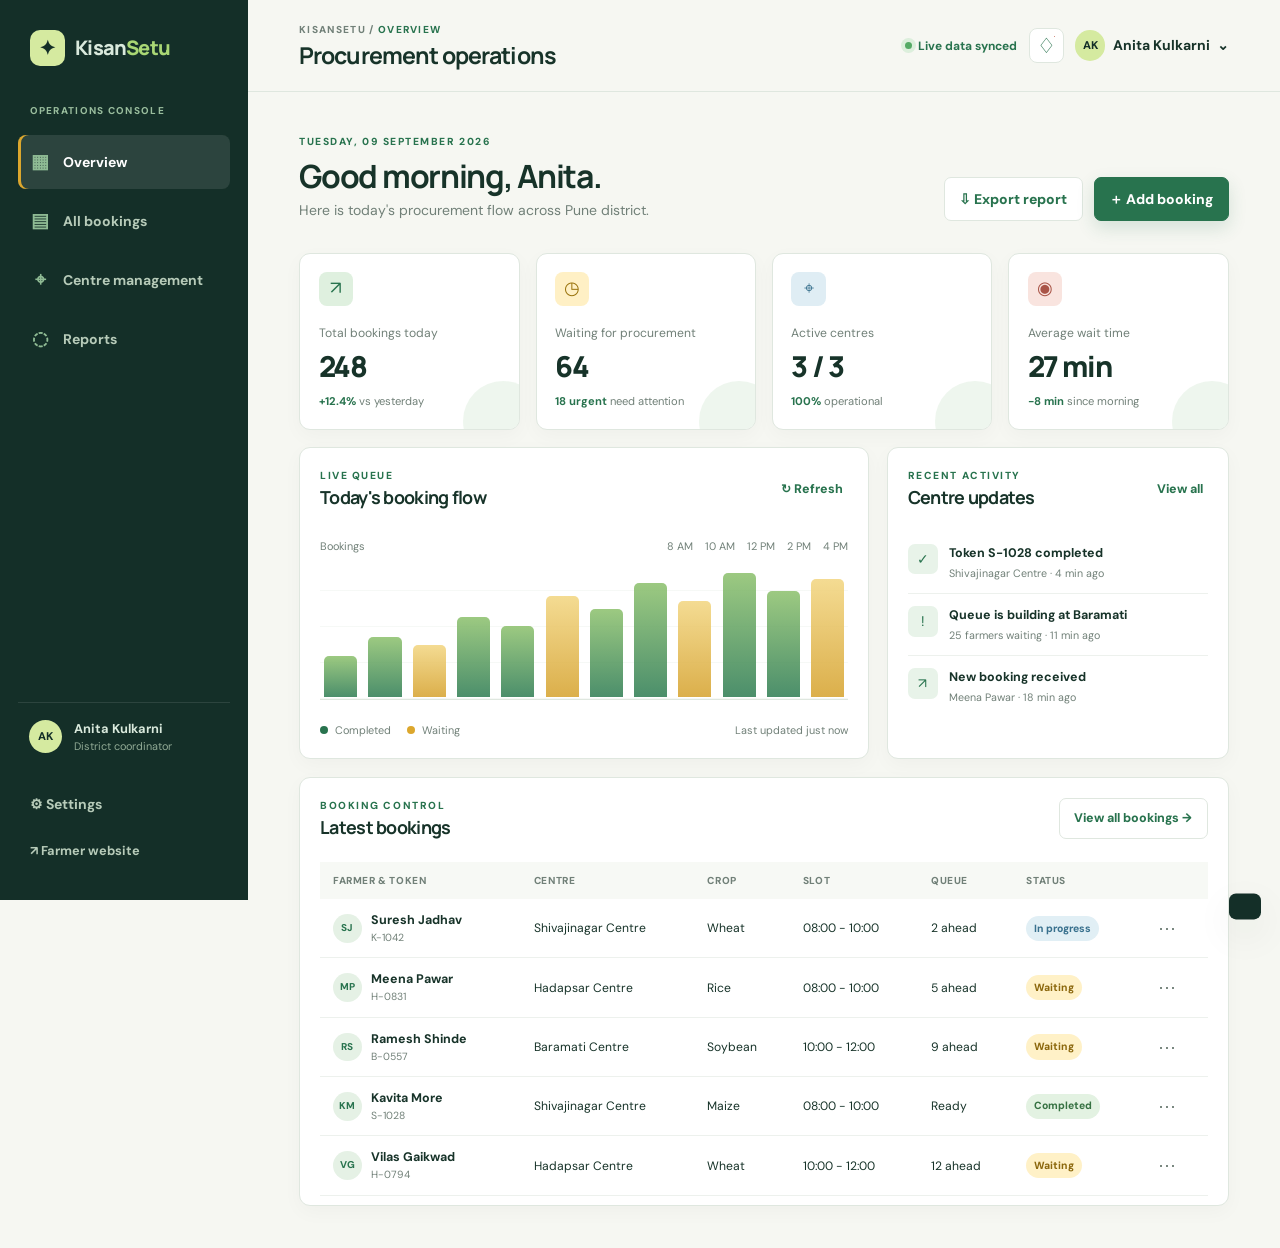
<file: admin-panel/index.html>
<!DOCTYPE html>
<html lang="en">
<head>
  <meta charset="UTF-8">
  <meta name="viewport" content="width=device-width, initial-scale=1.0">
  <meta name="theme-color" content="#142f28">
  <title>KisanSetu Operations | Centre & Government Dashboard</title>
  <link rel="preconnect" href="https://fonts.googleapis.com">
  <link rel="preconnect" href="https://fonts.gstatic.com" crossorigin>
  <link href="https://fonts.googleapis.com/css2?family=DM+Sans:wght@400;500;600;700&family=Manrope:wght@600;700;800&display=swap" rel="stylesheet">
  <link rel="stylesheet" href="admin.css">
</head>
<body>
  <aside class="sidebar" id="sidebar">
    <a class="brand" href="../index.html" aria-label="KisanSetu farmer website">
      <span class="brand-mark">✦</span><span>Kisan<span>Setu</span></span>
    </a>
    <div class="role-badge">OPERATIONS CONSOLE</div>
    <nav class="main-nav" aria-label="Operations navigation">
      <button class="nav-link active" data-view="overview"><span>▦</span>Overview</button>
      <button class="nav-link" data-view="bookings"><span>▤</span>All bookings</button>
      <button class="nav-link" data-view="centres"><span>⌖</span>Centre management</button>
      <button class="nav-link" data-view="reports"><span>◌</span>Reports</button>
    </nav>
    <div class="sidebar-footer">
      <div class="user-chip"><span class="avatar">AK</span><div><strong>Anita Kulkarni</strong><small>District coordinator</small></div></div>
      <button class="sidebar-action" id="settingsBtn">⚙ Settings</button>
      <a class="sidebar-action farmer-link" href="../index.html">↗ Farmer website</a>
    </div>
  </aside>

  <main class="app-shell">
    <header class="topbar">
      <button class="menu-toggle" id="menuToggle" aria-label="Open menu">☰</button>
      <div><p class="breadcrumb">KISANSETU / <span id="viewName">OVERVIEW</span></p><h1 id="pageTitle">Procurement operations</h1></div>
      <div class="top-actions"><span class="sync-status"><i></i> Live data synced</span><button class="icon-button" id="notificationBtn" aria-label="View notifications">♢<b></b></button><button class="profile-button"><span class="avatar small">AK</span><span class="profile-name">Anita Kulkarni</span>⌄</button></div>
    </header>

    <section class="page-content" id="overviewView">
      <div class="intro-row"><div><p class="eyebrow">TUESDAY, 09 SEPTEMBER 2026</p><h2>Good morning, Anita.</h2><p class="muted">Here is today's procurement flow across Pune district.</p></div><div class="intro-actions"><button class="secondary-button" id="exportBtn">⇩ Export report</button><button class="primary-button" id="addBookingBtn">＋ Add booking</button></div></div>
      <div class="metrics-grid">
        <article class="metric-card accent-green"><div class="metric-icon">↗</div><p>Total bookings today</p><strong id="totalBookings">248</strong><small><b>+12.4%</b> vs yesterday</small></article>
        <article class="metric-card accent-gold"><div class="metric-icon">◷</div><p>Waiting for procurement</p><strong id="waitingCount">64</strong><small><b>18 urgent</b> need attention</small></article>
        <article class="metric-card accent-blue"><div class="metric-icon">⌖</div><p>Active centres</p><strong id="activeCentres">3 / 3</strong><small><b>100%</b> operational</small></article>
        <article class="metric-card accent-coral"><div class="metric-icon">◉</div><p>Average wait time</p><strong id="averageWait">27 min</strong><small><b>-8 min</b> since morning</small></article>
      </div>

      <div class="content-grid">
        <section class="panel queue-panel"><div class="panel-heading"><div><p class="eyebrow">LIVE QUEUE</p><h3>Today's booking flow</h3></div><button class="text-button" id="refreshBtn">↻ Refresh</button></div><div class="chart-wrap"><div class="chart-labels"><span>Bookings</span><span>8 AM&nbsp;&nbsp;&nbsp; 10 AM&nbsp;&nbsp;&nbsp; 12 PM&nbsp;&nbsp;&nbsp; 2 PM&nbsp;&nbsp;&nbsp; 4 PM</span></div><div class="fake-chart" aria-label="Booking flow chart"><span style="height:32%"></span><span style="height:46%"></span><span style="height:40%"></span><span style="height:62%"></span><span style="height:55%"></span><span style="height:78%"></span><span style="height:68%"></span><span style="height:88%"></span><span style="height:74%"></span><span style="height:96%"></span><span style="height:82%"></span><span style="height:91%"></span></div></div><div class="legend"><span><i class="legend-green"></i> Completed</span><span><i class="legend-gold"></i> Waiting</span><span class="updated-label">Last updated just now</span></div></section>
        <section class="panel activity-panel"><div class="panel-heading"><div><p class="eyebrow">RECENT ACTIVITY</p><h3>Centre updates</h3></div><button class="text-button" id="viewAlertsBtn">View all</button></div><div class="activity-list" id="activityList"></div></section>
      </div>

      <section class="panel booking-panel"><div class="panel-heading"><div><p class="eyebrow">BOOKING CONTROL</p><h3>Latest bookings</h3></div><button class="secondary-button compact" data-view-target="bookings">View all bookings →</button></div><div class="table-scroll"><table><thead><tr><th>Farmer & token</th><th>Centre</th><th>Crop</th><th>Slot</th><th>Queue</th><th>Status</th><th></th></tr></thead><tbody id="bookingTable"></tbody></table></div></section>
    </section>

    <section class="page-content hidden" id="bookingsView"><div class="intro-row"><div><p class="eyebrow">BOOKING CONTROL</p><h2>All procurement bookings</h2><p class="muted">Search, update, and resolve farmer bookings from one view.</p></div><div class="intro-actions"><button class="secondary-button" id="exportAllBtn">⇩ Export CSV</button><button class="primary-button" id="addBookingBtnTwo">＋ Add booking</button></div></div><div class="toolbar"><label class="search-box">⌕<input id="searchInput" type="search" placeholder="Search farmer, token or centre"></label><select id="statusFilter"><option value="all">All statuses</option><option value="Waiting">Waiting</option><option value="In progress">In progress</option><option value="Completed">Completed</option></select><select id="centreFilter"><option value="all">All centres</option><option>Shivajinagar Centre</option><option>Hadapsar Centre</option><option>Baramati Centre</option></select></div><section class="panel booking-panel"><div class="table-scroll"><table><thead><tr><th>Farmer & token</th><th>Centre</th><th>Crop</th><th>Slot</th><th>Queue</th><th>Status</th><th></th></tr></thead><tbody id="allBookingTable"></tbody></table></div></section></section>

    <section class="page-content hidden" id="centresView"><div class="intro-row"><div><p class="eyebrow">CENTRE MANAGEMENT</p><h2>Centre performance</h2><p class="muted">Monitor counters, capacity, and intake status for every location.</p></div><button class="primary-button" id="broadcastBtn">⌁ Broadcast update</button></div><div class="centre-admin-grid" id="centreAdminGrid"></div></section>

    <section class="page-content hidden" id="reportsView"><div class="intro-row"><div><p class="eyebrow">DISTRICT REPORTS</p><h2>Procurement performance</h2><p class="muted">A clear snapshot for daily government review.</p></div><button class="primary-button" id="downloadReportBtn">⇩ Download report</button></div><div class="report-grid"><div class="panel report-card"><p class="eyebrow">CROP MIX</p><h3>Today's procurement</h3><div class="bar-row"><span>Wheat</span><div><i style="width:72%"></i></div><b>72%</b></div><div class="bar-row"><span>Rice</span><div><i style="width:54%"></i></div><b>54%</b></div><div class="bar-row"><span>Soybean</span><div><i style="width:39%"></i></div><b>39%</b></div><div class="bar-row"><span>Maize</span><div><i style="width:26%"></i></div><b>26%</b></div></div><div class="panel report-card"><p class="eyebrow">SERVICE LEVEL</p><h3>Centre targets</h3><div class="target-row"><span>Under 30 min wait</span><strong>86%</strong><i><b style="width:86%"></b></i></div><div class="target-row"><span>Tokens processed</span><strong>74%</strong><i><b style="width:74%"></b></i></div><div class="target-row"><span>Farmer no-shows</span><strong>8%</strong><i><b style="width:8%"></b></i></div></div></div></section>
  </main>

  <div class="modal" id="detailModal" aria-hidden="true"><div class="modal-card"><button class="close" data-close="detailModal">×</button><p class="eyebrow">BOOKING DETAILS</p><h2 id="detailTitle">Farmer booking</h2><div id="detailContent"></div></div></div>
  <div class="modal" id="addModal" aria-hidden="true"><div class="modal-card"><button class="close" data-close="addModal">×</button><p class="eyebrow">MANUAL ENTRY</p><h2>Add procurement booking</h2><form id="addForm"><label>Farmer name<input id="addName" required placeholder="Enter farmer name"></label><label>Centre<select id="addCentre"><option>Shivajinagar Centre</option><option>Hadapsar Centre</option><option>Baramati Centre</option></select></label><label>Crop<select id="addCrop"><option>Wheat</option><option>Rice</option><option>Soybean</option><option>Maize</option></select></label><label>Slot<select id="addSlot"><option>08:00 - 10:00</option><option>10:00 - 12:00</option><option>12:00 - 14:00</option><option>14:00 - 16:00</option></select></label><button class="primary-button full" type="submit">Create booking</button></form></div></div>
  <div class="toast" id="toast" role="status"></div>
  <script src="admin.js"></script>
</body>
</html>
</file>
<file: admin-panel/admin.css>
:root{--ink:#173329;--deep:#142f28;--green:#28734e;--mint:#e8f3e9;--cream:#f6f7f2;--line:#dfe7df;--muted:#718078;--white:#fff;--gold:#dca72d;--blue:#4b88a9;--coral:#c76d5c;--shadow:0 14px 38px rgba(20,47,40,.08)}*{box-sizing:border-box}body{margin:0;color:var(--ink);background:var(--cream);font:14px/1.5 "DM Sans",sans-serif}button,input,select{font:inherit}button{cursor:pointer}a{text-decoration:none;color:inherit}.sidebar{position:fixed;inset:0 auto 0 0;width:248px;padding:1.7rem 1.15rem;display:flex;flex-direction:column;background:var(--deep);color:#d9e9dc}.brand{display:flex;align-items:center;gap:.65rem;padding:.2rem .7rem;font:800 1.25rem Manrope,sans-serif;letter-spacing:-.04em}.brand>span:last-child span{color:#a9d774}.brand-mark{display:grid;place-items:center;width:2.2rem;height:2.2rem;background:#d5eaa0;color:var(--deep);border-radius:10px}.role-badge{margin:2.2rem .7rem 1rem;color:#99bd9d;font-size:.62rem;font-weight:800;letter-spacing:.13em}.main-nav{display:grid;gap:.3rem}.nav-link,.sidebar-action{display:flex;align-items:center;gap:.8rem;width:100%;padding:.8rem .75rem;color:#b7cbb9;background:transparent;border:0;border-radius:8px;text-align:left;font-weight:700}.nav-link span{width:1.25rem;text-align:center;color:#8fbb94;font-size:1.2rem}.nav-link.active,.nav-link:hover,.sidebar-action:hover{color:white;background:rgba(255,255,255,.1)}.nav-link.active{box-shadow:inset 3px 0 #dca72d}.sidebar-footer{margin-top:auto}.user-chip{display:flex;align-items:center;gap:.7rem;padding:1rem .65rem;margin-bottom:.7rem;border-top:1px solid rgba(255,255,255,.1)}.user-chip strong,.user-chip small{display:block}.user-chip strong{font-size:.8rem}.user-chip small{color:#91aa95;font-size:.68rem}.avatar{display:grid;place-items:center;width:2.1rem;height:2.1rem;flex:none;color:var(--deep);background:#d5eaa0;border-radius:50%;font-size:.7rem;font-weight:800}.avatar.small{width:1.9rem;height:1.9rem}.farmer-link{font-size:.8rem}.app-shell{margin-left:248px;min-height:100vh}.topbar{display:flex;align-items:center;justify-content:space-between;gap:1.5rem;padding:1.4rem clamp(1.5rem,4vw,4rem);background:rgba(246,247,242,.95);border-bottom:1px solid var(--line);position:sticky;top:0;z-index:10;backdrop-filter:blur(12px)}.breadcrumb{margin:0 0 .35rem;color:var(--muted);font-size:.63rem;font-weight:800;letter-spacing:.13em}.breadcrumb span{color:var(--green)}h1,h2,h3{font-family:Manrope,sans-serif;letter-spacing:-.04em;line-height:1.1}h1{margin:0;font-size:1.45rem}h2{margin:.2rem 0 .35rem;font-size:2rem}h3{margin:.2rem 0;font-size:1.12rem}.top-actions,.intro-actions{display:flex;align-items:center;gap:.7rem}.sync-status{display:flex;align-items:center;gap:.4rem;color:var(--green);font-size:.75rem;font-weight:700}.sync-status i{width:.45rem;height:.45rem;background:#55aa65;border-radius:50%;box-shadow:0 0 0 4px #dcefdc}.icon-button{position:relative;width:2.2rem;height:2.2rem;border:1px solid var(--line);border-radius:8px;background:white;color:var(--green);font-size:1.3rem}.icon-button b{position:absolute;top:.3rem;right:.35rem;width:.35rem;height:.35rem;background:var(--coral);border:2px solid white;border-radius:50%}.profile-button{display:flex;align-items:center;gap:.45rem;padding:0;border:0;background:transparent;color:var(--ink);font-weight:700}.menu-toggle{display:none}.page-content{padding:2.6rem clamp(1.5rem,4vw,4rem)}.hidden{display:none}.eyebrow{margin:0 0 .65rem;color:var(--green);font-size:.64rem;font-weight:800;letter-spacing:.15em}.muted{margin:0;color:var(--muted)}.intro-row{display:flex;justify-content:space-between;align-items:end;gap:1rem;margin-bottom:2rem}.primary-button,.secondary-button,.text-button{display:inline-flex;align-items:center;justify-content:center;gap:.45rem;min-height:2.65rem;padding:.65rem .9rem;border-radius:7px;font-weight:800}.primary-button{color:white;background:var(--green);border:1px solid var(--green);box-shadow:0 7px 18px rgba(40,115,78,.16)}.primary-button:hover{background:var(--deep)}.secondary-button{color:var(--green);background:white;border:1px solid var(--line)}.secondary-button:hover{border-color:var(--green)}.secondary-button.compact{min-height:2.3rem;font-size:.78rem}.text-button{padding:.3rem;color:var(--green);background:transparent;border:0;font-size:.78rem}.metrics-grid{display:grid;grid-template-columns:repeat(4,1fr);gap:1rem;margin-bottom:1.1rem}.metric-card{position:relative;padding:1.1rem 1.15rem;background:white;border:1px solid var(--line);border-radius:11px;box-shadow:0 6px 20px rgba(20,47,40,.03);overflow:hidden}.metric-card:after{content:"";position:absolute;right:-1.5rem;bottom:-2rem;width:5rem;height:5rem;border-radius:50%;background:var(--mint);opacity:.75}.metric-icon{display:grid;place-items:center;width:2.15rem;height:2.15rem;margin-bottom:1.15rem;border-radius:8px;font-size:1.15rem}.accent-green .metric-icon{color:var(--green);background:#dff0df}.accent-gold .metric-icon{color:#99720b;background:#fff0c5}.accent-blue .metric-icon{color:#39718e;background:#dfedf4}.accent-coral .metric-icon{color:#a95447;background:#f9e4df}.metric-card p{margin:0;color:var(--muted);font-size:.76rem}.metric-card strong{display:block;margin:.2rem 0 .25rem;font:800 1.8rem Manrope,sans-serif;letter-spacing:-.05em}.metric-card small{color:var(--muted);font-size:.7rem}.metric-card small b{color:var(--green)}.content-grid{display:grid;grid-template-columns:1.5fr .9fr;gap:1.1rem;margin-bottom:1.1rem}.panel{padding:1.25rem;background:white;border:1px solid var(--line);border-radius:11px;box-shadow:0 6px 20px rgba(20,47,40,.03)}.panel-heading{display:flex;align-items:flex-start;justify-content:space-between;gap:1rem;margin-bottom:1.3rem}.panel-heading .eyebrow{margin-bottom:.3rem}.chart-wrap{height:190px;padding:.4rem 0}.chart-labels{display:flex;justify-content:space-between;color:var(--muted);font-size:.68rem}.fake-chart{display:flex;align-items:end;gap:.7rem;height:145px;padding:.8rem .25rem .1rem;border-bottom:1px solid var(--line);background:repeating-linear-gradient(to bottom,transparent 0,transparent 35px,#edf2ed 36px)}.fake-chart span{flex:1;background:linear-gradient(to top,#2c7b51,#8bc06b);border-radius:5px 5px 0 0;opacity:.85}.fake-chart span:nth-child(3n){background:linear-gradient(to top,#d5a12b,#f2d57f)}.legend{display:flex;align-items:center;gap:1rem;color:var(--muted);font-size:.68rem}.legend i{display:inline-block;width:.5rem;height:.5rem;margin-right:.25rem;border-radius:50%}.legend-green{background:var(--green)}.legend-gold{background:var(--gold)}.updated-label{margin-left:auto}.activity-list{display:grid}.activity-item{display:flex;gap:.7rem;padding:.75rem 0;border-bottom:1px solid #edf1ed}.activity-item:last-child{border:0}.activity-icon{display:grid;place-items:center;flex:0 0 1.9rem;width:1.9rem;height:1.9rem;color:var(--green);background:var(--mint);border-radius:7px}.activity-item strong,.activity-item small{display:block}.activity-item strong{font-size:.78rem}.activity-item small{margin-top:.15rem;color:var(--muted);font-size:.67rem}.booking-panel{padding-bottom:.6rem}.table-scroll{overflow:auto}table{width:100%;border-collapse:collapse;min-width:730px}th{padding:.7rem .8rem;color:var(--muted);background:#f7f9f5;font-size:.63rem;font-weight:800;letter-spacing:.06em;text-align:left;text-transform:uppercase}td{padding:.75rem .8rem;border-bottom:1px solid #edf1ed;font-size:.76rem;vertical-align:middle}tbody tr:hover{background:#fbfcfa}.farmer-cell{display:flex;align-items:center;gap:.55rem}.farmer-cell strong,.farmer-cell small{display:block}.farmer-cell strong{font-size:.78rem}.farmer-cell small{color:var(--muted);font-size:.65rem}.mini-avatar{display:grid;place-items:center;width:1.8rem;height:1.8rem;color:var(--green);background:#e5f1e5;border-radius:50%;font-size:.62rem;font-weight:800}.status-pill{display:inline-flex;padding:.3rem .5rem;border-radius:99px;font-size:.65rem;font-weight:800}.status-pill.waiting{color:#8c680e;background:#fff1c7}.status-pill.progress{color:#39718e;background:#e1eff5}.status-pill.completed{color:#377243;background:#e3f2e2}.row-action{width:1.8rem;height:1.8rem;border:0;background:transparent;color:var(--muted);font-size:1.1rem}.toolbar{display:flex;gap:.7rem;margin-bottom:1rem}.search-box{display:flex;align-items:center;gap:.5rem;flex:1;max-width:420px;padding:.55rem .75rem;color:var(--muted);background:white;border:1px solid var(--line);border-radius:7px}.search-box input{width:100%;border:0;outline:0;background:transparent;font-size:.8rem}.toolbar select{min-height:2.5rem;padding:0 .65rem;color:var(--ink);background:white;border:1px solid var(--line);border-radius:7px}.centre-admin-grid{display:grid;grid-template-columns:repeat(3,1fr);gap:1rem}.centre-admin-card{padding:1.2rem;background:white;border:1px solid var(--line);border-radius:11px}.centre-admin-card header{display:flex;align-items:start;justify-content:space-between}.centre-admin-card h3{font-size:1rem}.capacity{height:.45rem;margin:.7rem 0;background:#e7eee7;border-radius:9px;overflow:hidden}.capacity b{display:block;height:100%;background:var(--green);border-radius:inherit}.centre-details{display:grid;grid-template-columns:repeat(3,1fr);gap:.5rem;padding:1rem 0;border-top:1px solid var(--line);border-bottom:1px solid var(--line)}.centre-details strong,.centre-details small{display:block}.centre-details strong{font-size:1rem}.centre-details small{color:var(--muted);font-size:.65rem}.toggle-row{display:flex;align-items:center;justify-content:space-between;margin-top:1rem;color:var(--muted);font-size:.75rem;font-weight:700}.switch{width:2.4rem;height:1.3rem;padding:.15rem;border:0;background:#bfd0c0;border-radius:99px}.switch b{display:block;width:1rem;height:1rem;background:white;border-radius:50%;transition:transform .2s}.switch.on{background:var(--green)}.switch.on b{transform:translateX(1.1rem)}.report-grid{display:grid;grid-template-columns:1fr 1fr;gap:1rem}.report-card{min-height:260px}.bar-row{display:grid;grid-template-columns:75px 1fr 35px;align-items:center;gap:.6rem;margin:1rem 0;color:var(--muted);font-size:.74rem}.bar-row div{height:.5rem;background:#e8eee8;border-radius:5px;overflow:hidden}.bar-row i{display:block;height:100%;background:var(--green);border-radius:inherit}.bar-row:nth-of-type(4) i{background:var(--gold)}.bar-row b{color:var(--ink);font-size:.72rem}.target-row{position:relative;margin:1.3rem 0;color:var(--muted);font-size:.75rem}.target-row strong{float:right;color:var(--green)}.target-row>i{display:block;clear:both;height:.5rem;margin-top:.4rem;background:#e8eee8;border-radius:5px;overflow:hidden}.target-row>i b{display:block;height:100%;background:var(--gold);border-radius:inherit}.modal{display:none;place-items:center;position:fixed;inset:0;z-index:30;padding:1rem;background:rgba(10,35,25,.55);backdrop-filter:blur(5px)}.modal.open{display:grid}.modal-card{position:relative;width:min(100%,450px);max-height:90vh;overflow:auto;padding:1.6rem;background:white;border-radius:13px;box-shadow:0 25px 80px rgba(0,0,0,.2)}.modal-card h2{font-size:1.6rem}.close{position:absolute;top:.8rem;right:.8rem;width:2rem;height:2rem;border:0;background:transparent;color:var(--muted);font-size:1.4rem}.modal-card label{display:block;margin:1rem 0;color:var(--ink);font-size:.75rem;font-weight:800}.modal-card input,.modal-card select{display:block;width:100%;min-height:2.6rem;margin-top:.35rem;padding:.55rem .7rem;border:1px solid var(--line);border-radius:6px;outline:0}.full{width:100%;margin-top:.6rem}.detail-grid{display:grid;grid-template-columns:1fr 1fr;gap:.8rem;padding:1rem 0}.detail-box{padding:.8rem;background:#f6f9f4;border-radius:7px}.detail-box small,.detail-box strong{display:block}.detail-box small{color:var(--muted);font-size:.65rem}.detail-box strong{margin-top:.2rem;font-size:.9rem}.toast{position:fixed;right:1.2rem;bottom:1.2rem;z-index:50;padding:.8rem 1rem;color:white;background:var(--deep);border-radius:7px;box-shadow:var(--shadow);transform:translateY(150%);transition:transform .25s}.toast.show{transform:translateY(0)}@media(max-width:1050px){.metrics-grid{grid-template-columns:repeat(2,1fr)}.content-grid{grid-template-columns:1fr}.centre-admin-grid{grid-template-columns:1fr 1fr}}@media(max-width:720px){.sidebar{transform:translateX(-100%);transition:transform .2s;z-index:20}.sidebar.open{transform:translateX(0)}.app-shell{margin-left:0}.menu-toggle{display:block;border:0;background:transparent;color:var(--deep);font-size:1.2rem}.topbar{padding:1rem}.top-actions{gap:.35rem}.sync-status,.profile-name{display:none}.page-content{padding:2rem 1rem}.intro-row{align-items:start;flex-direction:column}.intro-actions{width:100%}.intro-actions button{flex:1}.metrics-grid{grid-template-columns:1fr 1fr}.centre-admin-grid,.report-grid{grid-template-columns:1fr}.toolbar{flex-wrap:wrap}.search-box{min-width:100%}}@media(max-width:460px){.metrics-grid{grid-template-columns:1fr}.metric-card{min-height:130px}}
</file>
<file: admin.css>
:root{--ink:#173329;--deep:#142f28;--green:#28734e;--mint:#e8f3e9;--cream:#f6f7f2;--line:#dfe7df;--muted:#718078;--white:#fff;--gold:#dca72d;--blue:#4b88a9;--coral:#c76d5c;--shadow:0 14px 38px rgba(20,47,40,.08)}*{box-sizing:border-box}body{margin:0;color:var(--ink);background:var(--cream);font:14px/1.5 "DM Sans",sans-serif}button,input,select{font:inherit}button{cursor:pointer}a{text-decoration:none;color:inherit}.sidebar{position:fixed;inset:0 auto 0 0;width:248px;padding:1.7rem 1.15rem;display:flex;flex-direction:column;background:var(--deep);color:#d9e9dc}.brand{display:flex;align-items:center;gap:.65rem;padding:.2rem .7rem;font:800 1.25rem Manrope,sans-serif;letter-spacing:-.04em}.brand>span:last-child span{color:#a9d774}.brand-mark{display:grid;place-items:center;width:2.2rem;height:2.2rem;background:#d5eaa0;color:var(--deep);border-radius:10px}.role-badge{margin:2.2rem .7rem 1rem;color:#99bd9d;font-size:.62rem;font-weight:800;letter-spacing:.13em}.main-nav{display:grid;gap:.3rem}.nav-link,.sidebar-action{display:flex;align-items:center;gap:.8rem;width:100%;padding:.8rem .75rem;color:#b7cbb9;background:transparent;border:0;border-radius:8px;text-align:left;font-weight:700}.nav-link span{width:1.25rem;text-align:center;color:#8fbb94;font-size:1.2rem}.nav-link.active,.nav-link:hover,.sidebar-action:hover{color:white;background:rgba(255,255,255,.1)}.nav-link.active{box-shadow:inset 3px 0 #dca72d}.sidebar-footer{margin-top:auto}.user-chip{display:flex;align-items:center;gap:.7rem;padding:1rem .65rem;margin-bottom:.7rem;border-top:1px solid rgba(255,255,255,.1)}.user-chip strong,.user-chip small{display:block}.user-chip strong{font-size:.8rem}.user-chip small{color:#91aa95;font-size:.68rem}.avatar{display:grid;place-items:center;width:2.1rem;height:2.1rem;flex:none;color:var(--deep);background:#d5eaa0;border-radius:50%;font-size:.7rem;font-weight:800}.avatar.small{width:1.9rem;height:1.9rem}.farmer-link{font-size:.8rem}.app-shell{margin-left:248px;min-height:100vh}.topbar{display:flex;align-items:center;justify-content:space-between;gap:1.5rem;padding:1.4rem clamp(1.5rem,4vw,4rem);background:rgba(246,247,242,.95);border-bottom:1px solid var(--line);position:sticky;top:0;z-index:10;backdrop-filter:blur(12px)}.breadcrumb{margin:0 0 .35rem;color:var(--muted);font-size:.63rem;font-weight:800;letter-spacing:.13em}.breadcrumb span{color:var(--green)}h1,h2,h3{font-family:Manrope,sans-serif;letter-spacing:-.04em;line-height:1.1}h1{margin:0;font-size:1.45rem}h2{margin:.2rem 0 .35rem;font-size:2rem}h3{margin:.2rem 0;font-size:1.12rem}.top-actions,.intro-actions{display:flex;align-items:center;gap:.7rem}.sync-status{display:flex;align-items:center;gap:.4rem;color:var(--green);font-size:.75rem;font-weight:700}.sync-status i{width:.45rem;height:.45rem;background:#55aa65;border-radius:50%;box-shadow:0 0 0 4px #dcefdc}.icon-button{position:relative;width:2.2rem;height:2.2rem;border:1px solid var(--line);border-radius:8px;background:white;color:var(--green);font-size:1.3rem}.icon-button b{position:absolute;top:.3rem;right:.35rem;width:.35rem;height:.35rem;background:var(--coral);border:2px solid white;border-radius:50%}.profile-button{display:flex;align-items:center;gap:.45rem;padding:0;border:0;background:transparent;color:var(--ink);font-weight:700}.menu-toggle{display:none}.page-content{padding:2.6rem clamp(1.5rem,4vw,4rem)}.hidden{display:none}.eyebrow{margin:0 0 .65rem;color:var(--green);font-size:.64rem;font-weight:800;letter-spacing:.15em}.muted{margin:0;color:var(--muted)}.intro-row{display:flex;justify-content:space-between;align-items:end;gap:1rem;margin-bottom:2rem}.primary-button,.secondary-button,.text-button{display:inline-flex;align-items:center;justify-content:center;gap:.45rem;min-height:2.65rem;padding:.65rem .9rem;border-radius:7px;font-weight:800}.primary-button{color:white;background:var(--green);border:1px solid var(--green);box-shadow:0 7px 18px rgba(40,115,78,.16)}.primary-button:hover{background:var(--deep)}.secondary-button{color:var(--green);background:white;border:1px solid var(--line)}.secondary-button:hover{border-color:var(--green)}.secondary-button.compact{min-height:2.3rem;font-size:.78rem}.text-button{padding:.3rem;color:var(--green);background:transparent;border:0;font-size:.78rem}.metrics-grid{display:grid;grid-template-columns:repeat(4,1fr);gap:1rem;margin-bottom:1.1rem}.metric-card{position:relative;padding:1.1rem 1.15rem;background:white;border:1px solid var(--line);border-radius:11px;box-shadow:0 6px 20px rgba(20,47,40,.03);overflow:hidden}.metric-card:after{content:"";position:absolute;right:-1.5rem;bottom:-2rem;width:5rem;height:5rem;border-radius:50%;background:var(--mint);opacity:.75}.metric-icon{display:grid;place-items:center;width:2.15rem;height:2.15rem;margin-bottom:1.15rem;border-radius:8px;font-size:1.15rem}.accent-green .metric-icon{color:var(--green);background:#dff0df}.accent-gold .metric-icon{color:#99720b;background:#fff0c5}.accent-blue .metric-icon{color:#39718e;background:#dfedf4}.accent-coral .metric-icon{color:#a95447;background:#f9e4df}.metric-card p{margin:0;color:var(--muted);font-size:.76rem}.metric-card strong{display:block;margin:.2rem 0 .25rem;font:800 1.8rem Manrope,sans-serif;letter-spacing:-.05em}.metric-card small{color:var(--muted);font-size:.7rem}.metric-card small b{color:var(--green)}.content-grid{display:grid;grid-template-columns:1.5fr .9fr;gap:1.1rem;margin-bottom:1.1rem}.panel{padding:1.25rem;background:white;border:1px solid var(--line);border-radius:11px;box-shadow:0 6px 20px rgba(20,47,40,.03)}.panel-heading{display:flex;align-items:flex-start;justify-content:space-between;gap:1rem;margin-bottom:1.3rem}.panel-heading .eyebrow{margin-bottom:.3rem}.chart-wrap{height:190px;padding:.4rem 0}.chart-labels{display:flex;justify-content:space-between;color:var(--muted);font-size:.68rem}.fake-chart{display:flex;align-items:end;gap:.7rem;height:145px;padding:.8rem .25rem .1rem;border-bottom:1px solid var(--line);background:repeating-linear-gradient(to bottom,transparent 0,transparent 35px,#edf2ed 36px)}.fake-chart span{flex:1;background:linear-gradient(to top,#2c7b51,#8bc06b);border-radius:5px 5px 0 0;opacity:.85}.fake-chart span:nth-child(3n){background:linear-gradient(to top,#d5a12b,#f2d57f)}.legend{display:flex;align-items:center;gap:1rem;color:var(--muted);font-size:.68rem}.legend i{display:inline-block;width:.5rem;height:.5rem;margin-right:.25rem;border-radius:50%}.legend-green{background:var(--green)}.legend-gold{background:var(--gold)}.updated-label{margin-left:auto}.activity-list{display:grid}.activity-item{display:flex;gap:.7rem;padding:.75rem 0;border-bottom:1px solid #edf1ed}.activity-item:last-child{border:0}.activity-icon{display:grid;place-items:center;flex:0 0 1.9rem;width:1.9rem;height:1.9rem;color:var(--green);background:var(--mint);border-radius:7px}.activity-item strong,.activity-item small{display:block}.activity-item strong{font-size:.78rem}.activity-item small{margin-top:.15rem;color:var(--muted);font-size:.67rem}.booking-panel{padding-bottom:.6rem}.table-scroll{overflow:auto}table{width:100%;border-collapse:collapse;min-width:730px}th{padding:.7rem .8rem;color:var(--muted);background:#f7f9f5;font-size:.63rem;font-weight:800;letter-spacing:.06em;text-align:left;text-transform:uppercase}td{padding:.75rem .8rem;border-bottom:1px solid #edf1ed;font-size:.76rem;vertical-align:middle}tbody tr:hover{background:#fbfcfa}.farmer-cell{display:flex;align-items:center;gap:.55rem}.farmer-cell strong,.farmer-cell small{display:block}.farmer-cell strong{font-size:.78rem}.farmer-cell small{color:var(--muted);font-size:.65rem}.mini-avatar{display:grid;place-items:center;width:1.8rem;height:1.8rem;color:var(--green);background:#e5f1e5;border-radius:50%;font-size:.62rem;font-weight:800}.status-pill{display:inline-flex;padding:.3rem .5rem;border-radius:99px;font-size:.65rem;font-weight:800}.status-pill.waiting{color:#8c680e;background:#fff1c7}.status-pill.progress{color:#39718e;background:#e1eff5}.status-pill.completed{color:#377243;background:#e3f2e2}.row-action{width:1.8rem;height:1.8rem;border:0;background:transparent;color:var(--muted);font-size:1.1rem}.toolbar{display:flex;gap:.7rem;margin-bottom:1rem}.search-box{display:flex;align-items:center;gap:.5rem;flex:1;max-width:420px;padding:.55rem .75rem;color:var(--muted);background:white;border:1px solid var(--line);border-radius:7px}.search-box input{width:100%;border:0;outline:0;background:transparent;font-size:.8rem}.toolbar select{min-height:2.5rem;padding:0 .65rem;color:var(--ink);background:white;border:1px solid var(--line);border-radius:7px}.centre-admin-grid{display:grid;grid-template-columns:repeat(3,1fr);gap:1rem}.centre-admin-card{padding:1.2rem;background:white;border:1px solid var(--line);border-radius:11px}.centre-admin-card header{display:flex;align-items:start;justify-content:space-between}.centre-admin-card h3{font-size:1rem}.capacity{height:.45rem;margin:.7rem 0;background:#e7eee7;border-radius:9px;overflow:hidden}.capacity b{display:block;height:100%;background:var(--green);border-radius:inherit}.centre-details{display:grid;grid-template-columns:repeat(3,1fr);gap:.5rem;padding:1rem 0;border-top:1px solid var(--line);border-bottom:1px solid var(--line)}.centre-details strong,.centre-details small{display:block}.centre-details strong{font-size:1rem}.centre-details small{color:var(--muted);font-size:.65rem}.toggle-row{display:flex;align-items:center;justify-content:space-between;margin-top:1rem;color:var(--muted);font-size:.75rem;font-weight:700}.switch{width:2.4rem;height:1.3rem;padding:.15rem;border:0;background:#bfd0c0;border-radius:99px}.switch b{display:block;width:1rem;height:1rem;background:white;border-radius:50%;transition:transform .2s}.switch.on{background:var(--green)}.switch.on b{transform:translateX(1.1rem)}.report-grid{display:grid;grid-template-columns:1fr 1fr;gap:1rem}.report-card{min-height:260px}.bar-row{display:grid;grid-template-columns:75px 1fr 35px;align-items:center;gap:.6rem;margin:1rem 0;color:var(--muted);font-size:.74rem}.bar-row div{height:.5rem;background:#e8eee8;border-radius:5px;overflow:hidden}.bar-row i{display:block;height:100%;background:var(--green);border-radius:inherit}.bar-row:nth-of-type(4) i{background:var(--gold)}.bar-row b{color:var(--ink);font-size:.72rem}.target-row{position:relative;margin:1.3rem 0;color:var(--muted);font-size:.75rem}.target-row strong{float:right;color:var(--green)}.target-row>i{display:block;clear:both;height:.5rem;margin-top:.4rem;background:#e8eee8;border-radius:5px;overflow:hidden}.target-row>i b{display:block;height:100%;background:var(--gold);border-radius:inherit}.modal{display:none;place-items:center;position:fixed;inset:0;z-index:30;padding:1rem;background:rgba(10,35,25,.55);backdrop-filter:blur(5px)}.modal.open{display:grid}.modal-card{position:relative;width:min(100%,450px);max-height:90vh;overflow:auto;padding:1.6rem;background:white;border-radius:13px;box-shadow:0 25px 80px rgba(0,0,0,.2)}.modal-card h2{font-size:1.6rem}.close{position:absolute;top:.8rem;right:.8rem;width:2rem;height:2rem;border:0;background:transparent;color:var(--muted);font-size:1.4rem}.modal-card label{display:block;margin:1rem 0;color:var(--ink);font-size:.75rem;font-weight:800}.modal-card input,.modal-card select{display:block;width:100%;min-height:2.6rem;margin-top:.35rem;padding:.55rem .7rem;border:1px solid var(--line);border-radius:6px;outline:0}.full{width:100%;margin-top:.6rem}.detail-grid{display:grid;grid-template-columns:1fr 1fr;gap:.8rem;padding:1rem 0}.detail-box{padding:.8rem;background:#f6f9f4;border-radius:7px}.detail-box small,.detail-box strong{display:block}.detail-box small{color:var(--muted);font-size:.65rem}.detail-box strong{margin-top:.2rem;font-size:.9rem}.toast{position:fixed;right:1.2rem;bottom:1.2rem;z-index:50;padding:.8rem 1rem;color:white;background:var(--deep);border-radius:7px;box-shadow:var(--shadow);transform:translateY(150%);transition:transform .25s}.toast.show{transform:translateY(0)}@media(max-width:1050px){.metrics-grid{grid-template-columns:repeat(2,1fr)}.content-grid{grid-template-columns:1fr}.centre-admin-grid{grid-template-columns:1fr 1fr}}@media(max-width:720px){.sidebar{transform:translateX(-100%);transition:transform .2s;z-index:20}.sidebar.open{transform:translateX(0)}.app-shell{margin-left:0}.menu-toggle{display:block;border:0;background:transparent;color:var(--deep);font-size:1.2rem}.topbar{padding:1rem}.top-actions{gap:.35rem}.sync-status,.profile-name{display:none}.page-content{padding:2rem 1rem}.intro-row{align-items:start;flex-direction:column}.intro-actions{width:100%}.intro-actions button{flex:1}.metrics-grid{grid-template-columns:1fr 1fr}.centre-admin-grid,.report-grid{grid-template-columns:1fr}.toolbar{flex-wrap:wrap}.search-box{min-width:100%}}@media(max-width:460px){.metrics-grid{grid-template-columns:1fr}.metric-card{min-height:130px}}
</file>
